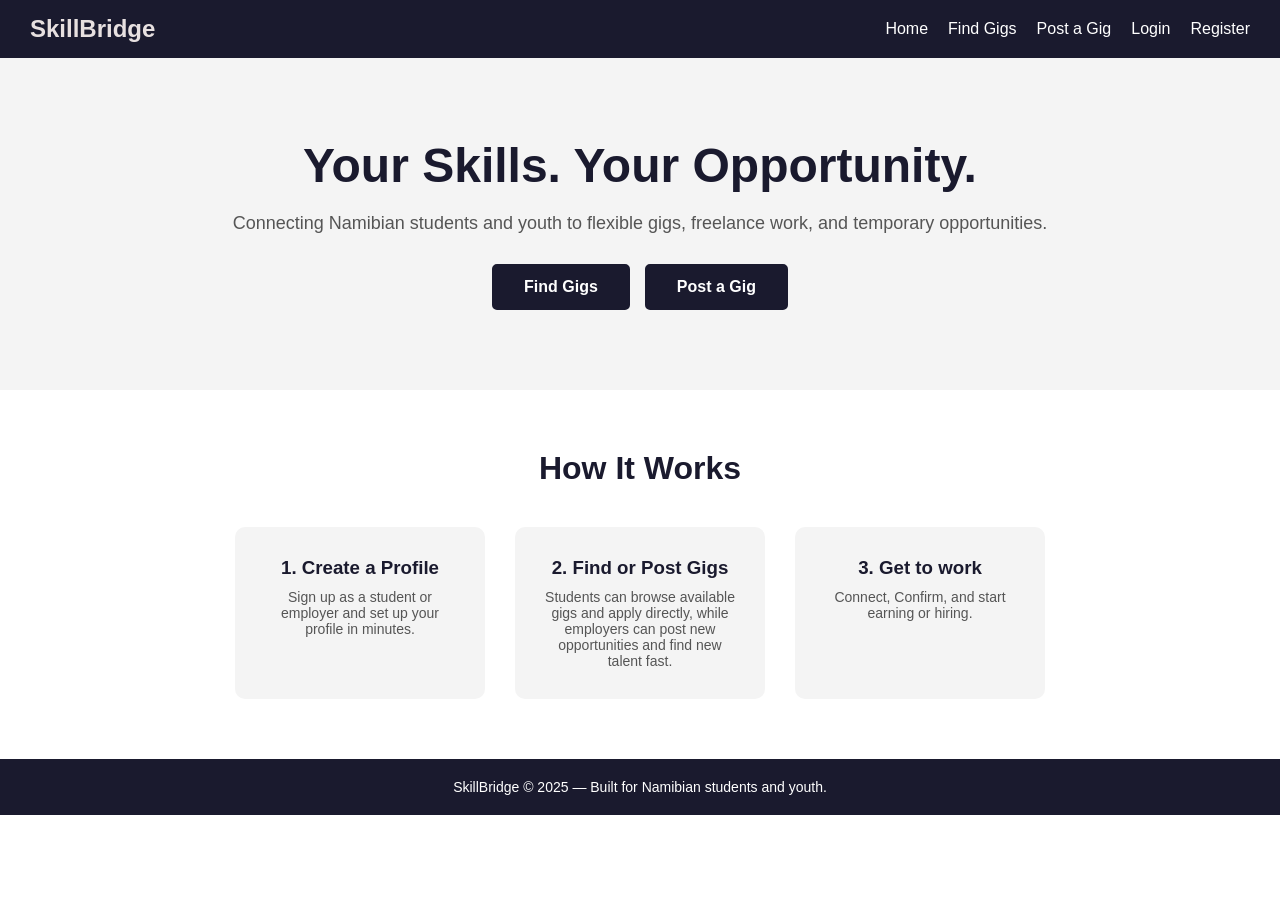
<file: frontend/pages/index.html>
<!DOCTYPE html>
<html lang="en">
<head>
    <meta charset="UTF-8">
    <meta name="viewport" content="width=device-width, initial-scale=1.0">
    <title>Skillbride</title>
<link rel="stylesheet" href="../css/styles.css">
</head>
<body>
    <nav>
        <div class="logo">SkillBridge</div>
        <ul>
            <li><a href="index.html">Home</a></li>
            <li><a href="gigs.php">Find Gigs</a></li>
            <li><a href="post-gig.php">Post a Gig</a></li>
            <li><a href="login.html">Login</a></li>
            <li><a href="register.html">Register</a></li>
        </ul>
    </nav>
    <section class="hero">
        <h1>Your Skills. Your Opportunity.</h1>
        <p>Connecting Namibian students and youth to flexible gigs, freelance work, and temporary opportunities.</p>
    <div class="hero-buttons">
        <a href="gigs.php">Find Gigs</a>
        <a href="post-gig.php">Post a Gig</a>
    </div>
    </section>
    <section class="how-it-works">
    <h2>How It Works</h2>
    <div class="steps">
        <div class="step">
            <h3>1. Create a Profile</h3>
            <p>Sign up as a student or employer and set up your profile in minutes.</p>
        </div>
        <div class="step">
            <h3>2. Find or Post Gigs</h3>
            <p>Students can browse available gigs and apply directly, while employers can post new opportunities and find new talent fast.</p>
        </div>
        <div class="step">
            <h3>3. Get to work</h3>
            <p>Connect, Confirm, and start earning or hiring.</p>
        </div>
    </section>
    <footer>
            <p>SkillBridge &copy; 2025 — Built for Namibian students and youth.</p>
    </footer>
</body>
</html>
</file>
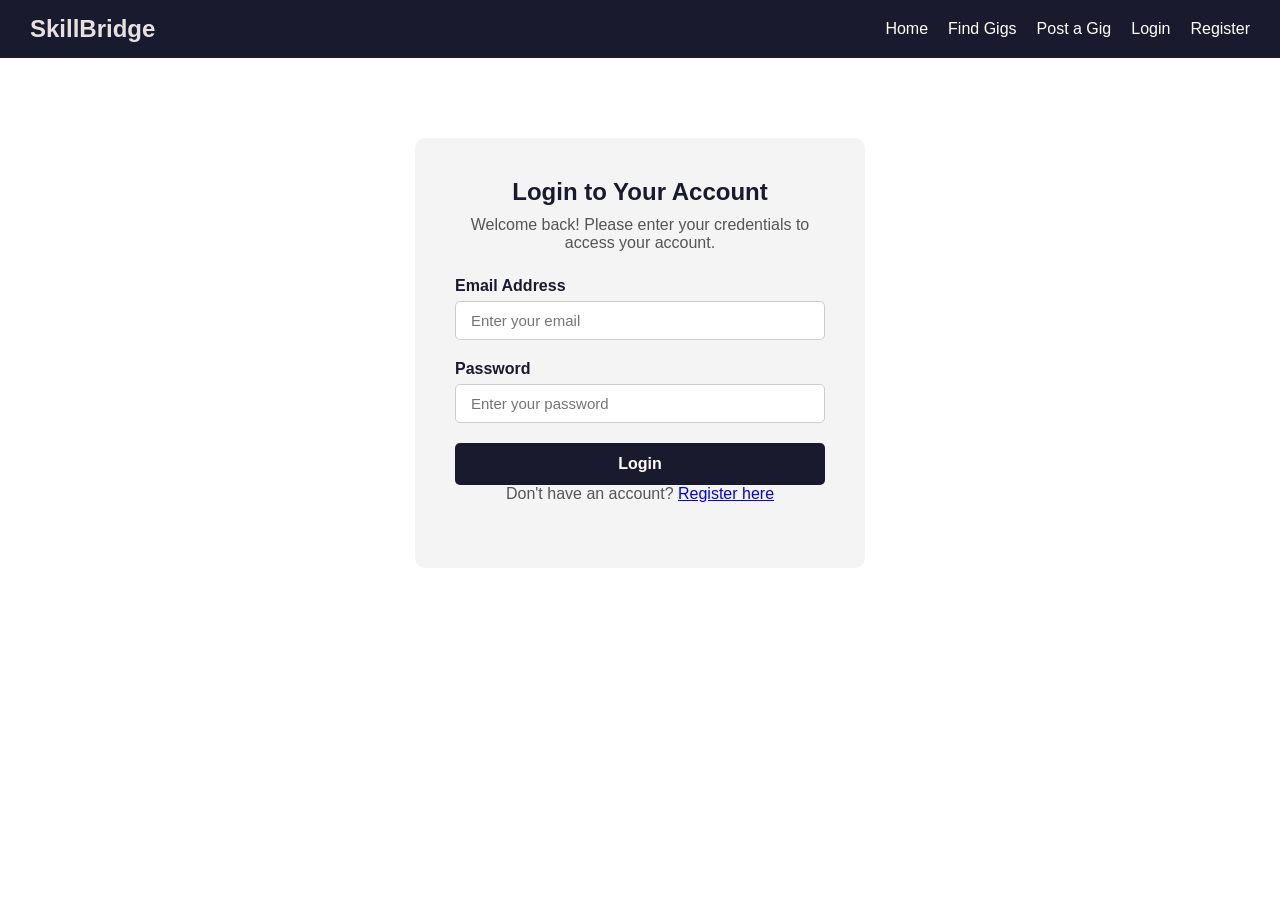
<file: frontend/pages/login.html>
<!DOCTYPE html>
<html lang="en">
<head>
    <meta charset="UTF-8">
    <meta name="viewport" content="width=device-width, initial-scale=1.0">
    <title>Login</title>
<link rel="stylesheet" href="../css/styles.css">
</head>
<body>
    <nav>
        <div class="logo">SkillBridge</div>
        <ul>
            <li><a href="index.html">Home</a></li>
            <li><a href="gigs.php">Find Gigs</a></li>
            <li><a href="post-gig.php">Post a Gig</a></li>
            <li><a href="login.html">Login</a></li>
            <li><a href="register.html">Register</a></li>
        </ul>
    </nav>
<div class="login-container">
    <h2>Login to Your Account</h2>
    <p>Welcome back! Please enter your credentials to access your account.</p>

<!-- This form sends data to the login PHP file -->
<form action="../../backend/login.php" method="POST">        <div class="form-group">
            <label>Email Address</label>
            <input type="email" name="email" placeholder="Enter your email" required>
        </div>
        <div class="form-group">
            <label>Password</label>
            <input type="password" name="password" placeholder="Enter your password" required>
        </div>
        <button type="submit">Login</button>
    </form>
    <p>Don't have an account? <a href="register.html">Register here</a></p>
</body>
</html>
</file>
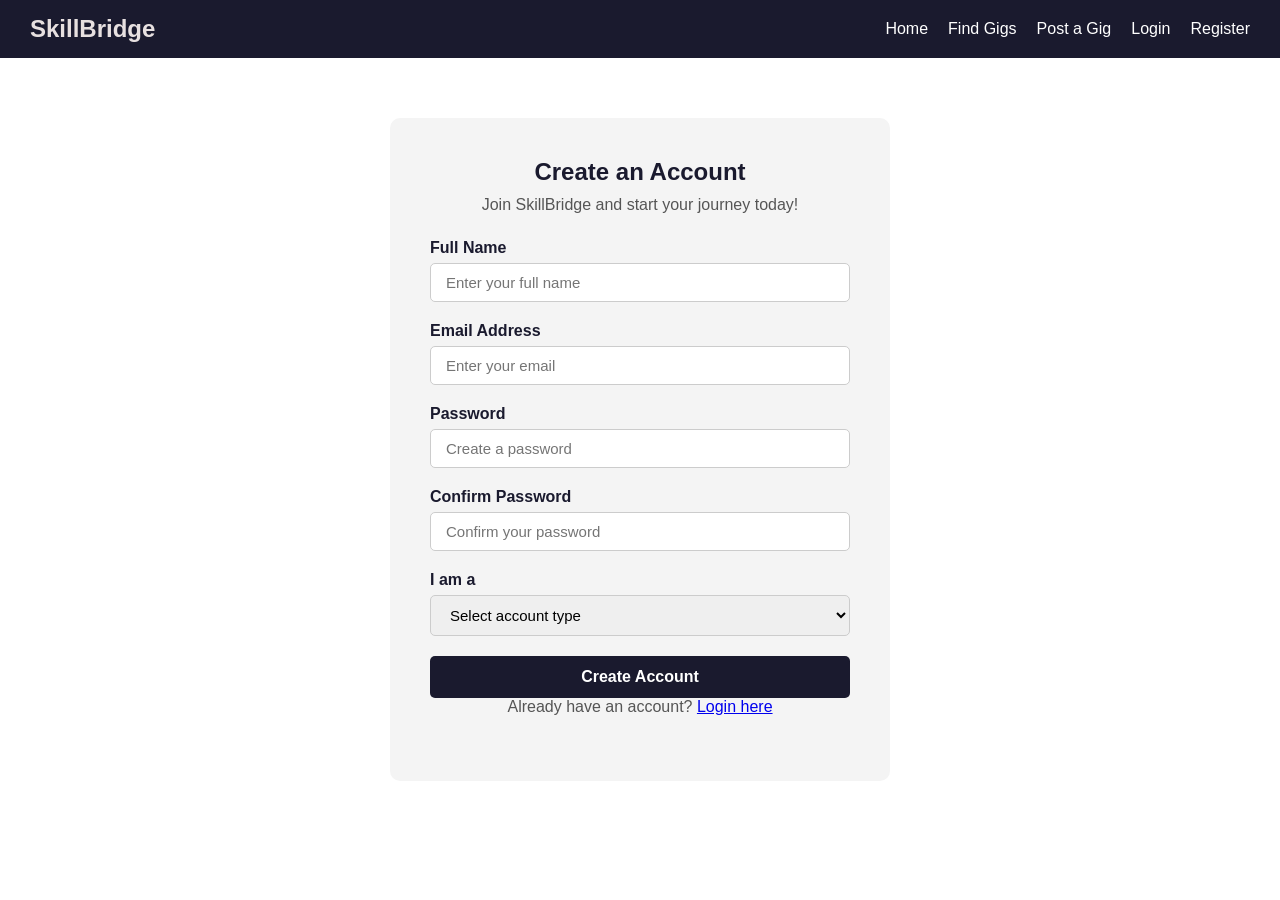
<file: frontend/pages/register.html>
<!DOCTYPE html>
<html lang="en">
<head>
    <meta charset="UTF-8">
    <meta name="viewport" content="width=device-width, initial-scale=1.0">
    <title>Register</title>
<link rel="stylesheet" href="../css/styles.css">
</head>
<body>
    <nav>
        <div class="logo">SkillBridge</div>
        <ul>
            <li><a href="index.html">Home</a></li>
            <li><a href="#">Find Gigs</a></li>
            <li><a href="#">Post a Gig</a></li>
            <li><a href="login.html">Login</a></li>
            <li><a href="register.html">Register</a></li>
        </ul>
    </nav>

    <div class="register-container">
        <h2>Create an Account</h2>
        <p>Join SkillBridge and start your journey today!</p>

<!-- This form sends data to the register PHP file -->
<form action="../../backend/register.php" method="POST">            <div class="form-group">
                <label>Full Name</label>
                <input type="text" name="full_name" placeholder="Enter your full name" required>
            </div>
            <div class="form-group">
                <label>Email Address</label>
                <input type="email" name="email" placeholder="Enter your email" required>
            </div>
            <div class="form-group">
                <label>Password</label>
                <input type="password" name="password" placeholder="Create a password" required>
            </div>
            <div class="form-group">
                <label>Confirm Password</label>
                <input type="password" name="confirm_password" placeholder="Confirm your password" required>
            </div>
            <div class="form-group">
                <label>I am a </label>
                <select name="user_type" required>
                    <option value="">Select account type</option>
                    <option value="student">Student/Youth</option>
                    <option value="employer">Employer</option>
                </select>
            </div>
            <button type="submit" class="btn">Create Account</button>
        </form>
        <p>Already have an account? <a href="login.html">Login here</a></p>
    </div>
</body>
</html>
</file>
<file: frontend/css/styles.css>
* {
    margin: 0;
    padding: 0;
    box-sizing: border-box;
}

body {
    font-family: Arial, sans-serif;
    background-color: #ffffff;
    color: #333;
}

/* NAV */
nav {
    display: flex;
    justify-content: space-between;
    align-items: center;
    background-color: #1a1a2e;
    padding: 15px 30px;
}

.logo {
    font-size: 24px;
    font-weight: bold;
    color: #e7e0e0;
}

nav ul {
    list-style: none;
    display: flex;
    gap: 20px;
}

nav ul li a {
    color: #fff;
    text-decoration: none;
    font-size: 16px;
    transition: color 0.3s ease;
}

nav ul li a:hover {
    color: #f0a500;
}

/* HERO */
.hero {
    background-color: #f4f4f4;
    text-align: center;
    padding: 80px 30px;
    animation: fadeIn 1s ease-in;
}

.hero h1 {
    font-size: 48px;
    margin-bottom: 20px;
    color: #1a1a2e;
}

.hero p {
    font-size: 18px;
    color: #555;
    margin-bottom: 30px;
}

.hero-buttons {
    display: flex;
    justify-content: center;
    gap: 15px;
}

.hero-buttons a {
    display: inline-block;
    padding: 12px 30px;
    border-radius: 5px;
    text-decoration: none;
    font-weight: bold;
    font-size: 16px;
    border: 2px solid #1a1a2e;
    transition: all 0.3s ease;
}

.hero-buttons a:first-child {
    background-color: #1a1a2e;
    color: #fff;
}

.hero-buttons a:last-child {
   background-color: #1a1a2e;
    color: #fff;
}

.hero-buttons a:first-child:hover {
    background-color: #f0a500;
    border-color: #f0a500;
}

.hero-buttons a:last-child:hover {
    background-color: #f0a500;
    border-color: #f0a500;
}

/* HOW IT WORKS */
.how-it-works {
    padding: 60px 30px;
    background-color: #ffffff;
    text-align: center;
}

.how-it-works h2 {
    font-size: 32px;
    margin-bottom: 40px;
    color: #1a1a2e;
}

.steps {
    display: flex;
    justify-content: center;
    gap: 30px;
}

.step {
    background-color: #f4f4f4;
    padding: 30px;
    border-radius: 10px;
    width: 250px;
    transition: transform 0.3s ease, box-shadow 0.3s ease;
}

.step:hover {
    transform: translateY(-8px);
    box-shadow: 0 10px 25px rgba(0, 0, 0, 0.1);
}

.step h3 {
    margin-bottom: 10px;
    color: #1a1a2e;
}

.step p {
    color: #555;
    font-size: 14px;
}

/* FOOTER */
footer {
    background-color: #1a1a2e;
    color: #fff;
    text-align: center;
    padding: 20px;
    font-size: 14px;
}

/* ANIMATION */
@keyframes fadeIn {
    from {
        opacity: 0;
        transform: translateY(20px);
    }
    to {
        opacity: 1;
        transform: translateY(0);
    }
}

/*REGISTER PAGE*/
.register-container {
    max-width: 500px;
    margin: 60px auto;
    padding: 40px;
    background-color: #f4f4f4;
    border-radius: 10px;
}

.register-container h2 {
    text-align: center;
    margin-bottom: 10px;
    color: #1a1a2e;
}

.register-container p {
    text-align: center;
    margin-bottom: 25px;
    color: #555;
}

.form-group {
    margin-bottom: 20px;
}

.form-group label {
    display: block;
    margin-bottom: 6px;
    color: #1a1a2e;
    font-weight: bold;
}

.form-group input, .form-group select {
    width: 100%;
    padding: 10px 15px;
    border: 1px solid #ccc;
    border-radius: 5px;
    font-size: 15px;
}

.form-group input:focus, .form-group select:focus {
    border-color: #1a1a2e;
    outline: none;
}

.register-container button {
    width: 100%;
    padding: 12px;
    background-color: #1a1a2e;
    color: #fff;
    border: none;
    border-radius: 5px;
    font-size: 16px;
    font-weight: bold;
    cursor: pointer;
    transition: background-color 0.3s ease;
}

.register-container button:hover {
    background-color: #f0a500;
}

/* LOGIN PAGE */
.login-container {
    max-width: 450px;
    margin: 80px auto;
    padding: 40px;
    background-color: #f4f4f4;
    border-radius: 10px;
}

.login-container h2 {
    text-align: center;
    margin-bottom: 10px;
    color: #1a1a2e;
}

.login-container p {
    text-align: center;
    margin-bottom: 25px;
    color: #555;
}

.login-container button {
    width: 100%;
    padding: 12px;
    background-color: #1a1a2e;
    color: #fff;
    border: none;
    border-radius: 5px;
    font-size: 16px;
    font-weight: bold;
    cursor: pointer;
    transition: background-color 0.3s ease;
}

.login-container button:hover {
    background-color: #f0a500;
}

/* DASHBOARD */
.dashboard-container {
    max-width: 1100px;
    margin: 40px auto;
    padding: 30px;
}

.dashboard-container h2 {
    font-size: 32px;
    color: #1a1a2e;
    margin-bottom: 10px;
}

.dashboard-container p {
    color: #555;
    font-size: 16px;
    margin-bottom: 30px;
}

.welcome-banner {
    background-color: #1a1a2e;
    color: #fff;
    padding: 30px;
    border-radius: 10px;
    margin-bottom: 30px;
}

.welcome-banner h2 {
    color: #fff;
    margin-bottom: 8px;
}

.welcome-banner p {
    color: #ccc;
}

/* POST GIG PAGE */
.post-gig-container {
    max-width: 700px;
    margin: 50px auto;
    padding: 40px;
    background-color: #f4f4f4;
    border-radius: 10px;
}

.post-gig-container h2 {
    color: #1a1a2e;
    margin-bottom: 10px;
}

.post-gig-container p {
    color: #555;
    margin-bottom: 25px;
}

.post-gig-container textarea {
    width: 100%;
    padding: 10px 15px;
    border: 1px solid #ccc;
    border-radius: 5px;
    font-size: 15px;
    font-family: Arial, sans-serif;
    resize: vertical;
}

.post-gig-container textarea:focus {
    border-color: #1a1a2e;
    outline: none;
}

.post-gig-container button {
    width: 100%;
    padding: 12px;
    background-color: #1a1a2e;
    color: #fff;
    border: none;
    border-radius: 5px;
    font-size: 16px;
    font-weight: bold;
    cursor: pointer;
    transition: background-color 0.3s ease;
    margin-top: 10px;
}

.post-gig-container button:hover {
    background-color: #f0a500;
}

/* GIgs Page */
.gigs-container {
    max-width: 1100px;
    margin: 50px auto;
    padding: 0 30px;
}

.gigs-container h2 {
    color: #1a1a2e;
    font-size: 32px;
    margin-bottom: 10px;
}

.gigs-container p {
    color: #555;
    font-size: 16px;
    margin-bottom: 30px;
}

.gig-card {
    background-color: #f4f4f4;
    padding: 25px;
    border-radius: 10px;
    margin-bottom: 20px;
    transition: transform 0.3s ease, box-shadow 0.3s ease;
}

.gig-card:hover {
    transform: translateY(-5px);
    box-shadow: 0 10px 25px rgba(0, 0, 0, 0.1);
}

.gig-category {
    background-color: #1a1a2e;
    color: #fff;
    padding: 4px 10px;
    border-radius: 20px;
    font-size: 12px;
}

.gig-card h3 {
    color: #1a1a2e;
    margin: 15px 0 10px;
}

.gig-card p {
    color: #555;
    font-size: 14px;
    margin-bottom: 15px;
}

.gig-meta {
    display: flex;
    flex-direction: column;
    gap: 5px;
    font-size: 13px;
    color: #444;
    margin-bottom: 20px;
}

.apply-btn {
    display: inline-block;
    padding: 10px 20px;
    background-color: #1a1a2e;
    color: #fff;
    border-radius: 5px;
    text-decoration: none;
    font-weight: bold;
    font-size: 14px;
    transition: background-color 0.3s ease;
}

.apply-btn:hover {
    background-color: #f0a500;
}

.no-gigs {
    color: #555;
    font-size: 16px;
}

/* GIG DETAIL PAGE */
.gig-detail-container {
    max-width: 800px;
    margin: 50px auto;
    padding: 0 30px;
}

.back-btn {
    display: inline-block;
    margin-bottom: 20px;
    color: #1a1a2e;
    text-decoration: none;
    font-weight: bold;
    font-size: 14px;
}

.back-btn:hover {
    color: #f0a500;
}

.gig-detail-card {
    background-color: #f4f4f4;
    padding: 40px;
    border-radius: 10px;
}

.gig-detail-card h1 {
    color: #1a1a2e;
    font-size: 28px;
    margin: 15px 0;
}

.gig-detail-card h3 {
    color: #1a1a2e;
    margin: 20px 0 10px;
}

.gig-detail-card p {
    color: #555;
    font-size: 15px;
    line-height: 1.6;
}

.gig-detail-card hr {
    border: none;
    border-top: 1px solid #ddd;
    margin: 25px 0;
}

.gig-detail-meta {
    display: flex;
    gap: 20px;
    flex-wrap: wrap;
    font-size: 14px;
    color: #555;
    margin-bottom: 10px;
}

.gig-detail-card button {
    width: 100%;
    padding: 12px;
    background-color: #1a1a2e;
    color: #fff;
    border: none;
    border-radius: 5px;
    font-size: 16px;
    font-weight: bold;
    cursor: pointer;
    transition: background-color 0.3s ease;
    margin-top: 10px;
}

.gig-detail-card button:hover {
    background-color: #f0a500;
}

.applied-msg {
    color: green;
    font-weight: bold;
    font-size: 16px;
}

/* DASHBOARD SECTIONS */
.dashboard-section {
    margin-top: 30px;
}

.dashboard-section h3 {
    color: #1a1a2e;
    font-size: 22px;
    margin-bottom: 15px;
}

.dashboard-card {
    background-color: #f4f4f4;
    padding: 20px;
    border-radius: 10px;
    margin-bottom: 15px;
    display: flex;
    flex-direction: column;
    gap: 8px;
    align-items: flex-start;
}

.dashboard-card h4 {
    color: #1a1a2e;
    margin-bottom: 8px;
}

.dashboard-card p {
    color: #555;
    font-size: 14px;
    margin-bottom: 10px;
}

.status-badge {
    padding: 4px 12px;
    border-radius: 20px;
    font-size: 12px;
    font-weight: bold;
}

.status-badge.pending {
    background-color: #fff3cd;
    color: #856404;
}

.status-badge.accepted {
    background-color: #d4edda;
    color: #155724;
}

.status-badge.rejected {
    background-color: #f8d7da;
    color: #721c24;
}

.status-badge.open {
    background-color: #d4edda;
    color: #155724;
}

.status-badge.closed {
    background-color: #f8d7da;
    color: #721c24;
}

.empty-msg {
    color: #555;
    font-size: 15px;
}

.empty-msg a {
    color: #1a1a2e;
    font-weight: bold;
}

/* DASHBOARD STATS */
.dashboard-stats {
    display: flex;
    gap: 20px;
    margin: 25px 0;
}

.stat-card {
    background-color: #f4f4f4;
    padding: 20px 30px;
    border-radius: 10px;
    text-align: center;
    flex: 1;
}

.stat-card h4 {
    font-size: 32px;
    color: #1a1a2e;
    margin-bottom: 5px;
}

.stat-card p {
    color: #555;
    font-size: 14px;
    margin: 0;
}

.stat-card a {
    color: #1a1a2e;
    font-weight: bold;
    text-decoration: none;
    font-size: 15px;
}

.stat-card a:hover {
    color: #f0a500;
}

/* PROFILE PAGE */
.profile-container {
    max-width: 700px;
    margin: 50px auto;
    padding: 40px;
    background-color: #f4f4f4;
    border-radius: 10px;
}

.profile-container h2 {
    color: #1a1a2e;
    margin-bottom: 10px;
}

.profile-container p {
    color: #555;
    margin-bottom: 25px;
}

.profile-pic-section {
    display: flex;
    align-items: center;
    gap: 20px;
    margin-bottom: 25px;
    padding: 20px;
    background-color: #fff;
    border-radius: 10px;
}

.profile-pic-preview {
    width: 80px;
    height: 80px;
    border-radius: 50%;
    object-fit: cover;
    border: 3px solid #1a1a2e;
}

.profile-pic-placeholder {
    width: 80px;
    height: 80px;
    border-radius: 50%;
    background-color: #1a1a2e;
    color: #fff;
    display: flex;
    align-items: center;
    justify-content: center;
    font-size: 12px;
    font-weight: bold;
}

.profile-container textarea {
    width: 100%;
    padding: 10px 15px;
    border: 1px solid #ccc;
    border-radius: 5px;
    font-size: 15px;
    font-family: Arial, sans-serif;
    resize: vertical;
}

.profile-container textarea:focus {
    border-color: #1a1a2e;
    outline: none;
}

.profile-container button {
    width: 100%;
    padding: 12px;
    background-color: #1a1a2e;
    color: #fff;
    border: none;
    border-radius: 5px;
    font-size: 16px;
    font-weight: bold;
    cursor: pointer;
    transition: background-color 0.3s ease;
    margin-top: 10px;
}

.profile-container button:hover {
    background-color: #f0a500;
}

/* VIEW PROFILE PAGE */
.view-profile-container {
    max-width: 700px;
    margin: 50px auto;
    padding: 0 30px;
}

.view-profile-card {
    background-color: #f4f4f4;
    padding: 40px;
    border-radius: 10px;
}

.view-profile-header {
    display: flex;
    align-items: center;
    gap: 25px;
    margin-bottom: 20px;
}

.view-profile-info h2 {
    color: #1a1a2e;
    margin-bottom: 5px;
}

.view-profile-info p {
    color: #555;
    font-size: 14px;
    margin-bottom: 3px;
}

.view-profile-card hr {
    border: none;
    border-top: 1px solid #ddd;
    margin: 20px 0;
}

.view-profile-card h3 {
    color: #1a1a2e;
    margin-bottom: 8px;
    margin-top: 20px;
}

.view-profile-card h3:first-child {
    margin-top: 0;
}

.view-profile-card p {
    color: #555;
    font-size: 15px;
}

.view-profile-card a {
    color: #1a1a2e;
    font-weight: bold;
}

.view-profile-btn {
    display: inline-block;
    margin-top: 15px;
    padding: 8px 20px;
    background-color: #f0a500;
    color: #fff;
    border-radius: 5px;
    text-decoration: none;
    font-weight: bold;
    font-size: 14px;
}

.view-applicants-btn {
    display: inline-block;
    margin-top: 10px;
    padding: 8px 15px;
    background-color: #1a1a2e;
    color: #fff;
    border-radius: 5px;
    text-decoration: none;
    font-size: 13px;
    font-weight: bold;
    transition: background-color 0.3s ease;
}

.view-applicants-btn:hover {
    background-color: #f0a500;
}

/* APPLICANTS PAGE */
.applicants-container {
    max-width: 800px;
    margin: 50px auto;
    padding: 0 30px;
}

.applicants-card {
    background-color: #f4f4f4;
    padding: 40px;
    border-radius: 10px;
}

.applicants-card h2 {
    color: #1a1a2e;
    margin-bottom: 5px;
}

.applicants-card p {
    color: #555;
    font-size: 14px;
}

.applicants-card hr {
    border: none;
    border-top: 1px solid #ddd;
    margin: 20px 0;
}

.applicant-card {
    display: flex;
    justify-content: space-between;
    align-items: flex-start;
    background-color: #fff;
    padding: 20px;
    border-radius: 10px;
    margin-bottom: 15px;
}

.applicant-info h4 {
    color: #1a1a2e;
    margin-bottom: 8px;
}

.applicant-info p {
    color: #555;
    font-size: 14px;
    margin-bottom: 4px;
}

.applicant-actions {
    display: flex;
    flex-direction: column;
    align-items: flex-end;
    gap: 10px;
}

/* SEARCH AND FILTER */
.search-filter {
    margin-bottom: 30px;
}

.search-filter form {
    display: flex;
    gap: 10px;
    align-items: center;
    flex-wrap: wrap;
}

.search-filter input {
    padding: 10px 15px;
    border: 1px solid #ccc;
    border-radius: 5px;
    font-size: 15px;
    flex: 1;
    min-width: 200px;
}

.search-filter select {
    padding: 10px 15px;
    border: 1px solid #ccc;
    border-radius: 5px;
    font-size: 15px;
}

.search-filter button {
    padding: 10px 25px;
    background-color: #1a1a2e;
    color: #fff;
    border: none;
    border-radius: 5px;
    font-size: 15px;
    font-weight: bold;
    cursor: pointer;
    transition: background-color 0.3s ease;
}

.search-filter button:hover {
    background-color: #f0a500;
}

.search-filter a {
    color: #555;
    text-decoration: none;
    font-size: 14px;
}

.search-filter a:hover {
    color: #1a1a2e;
}
</file>
